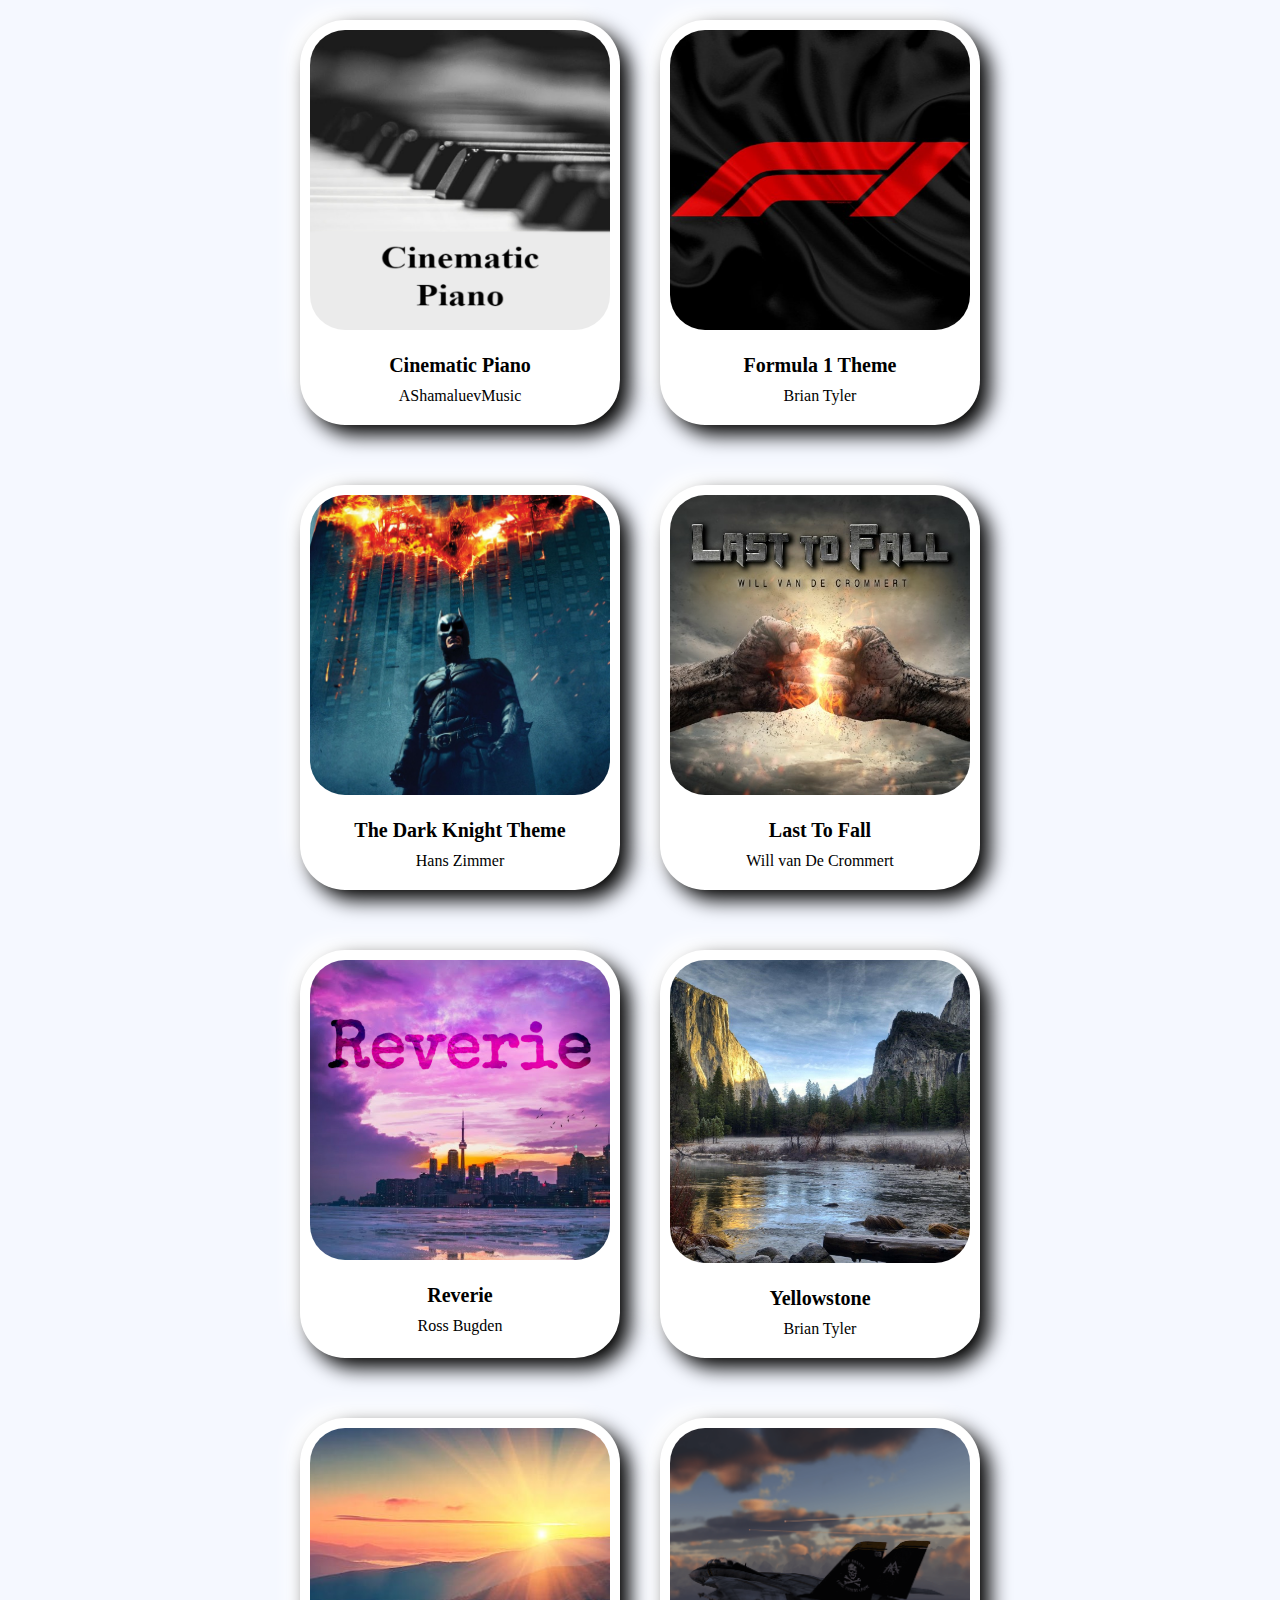
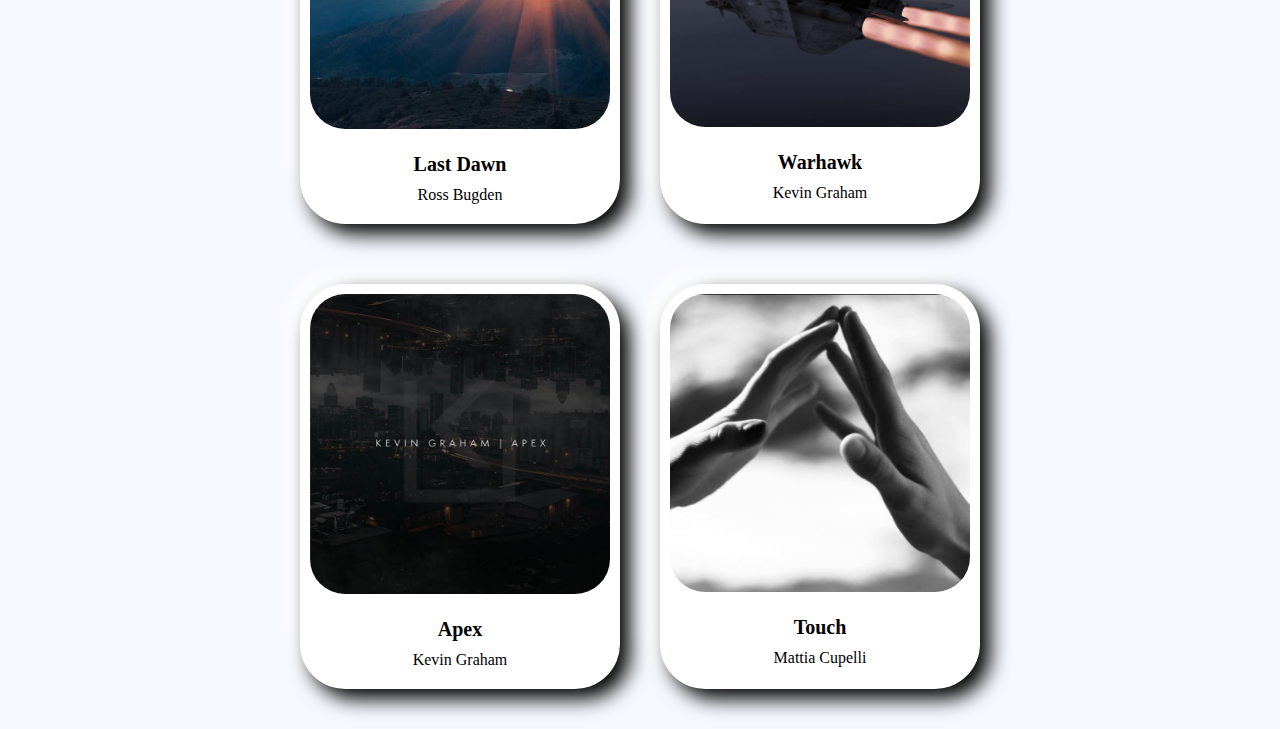
<file: index.html>
<!DOCTYPE html>
<html lang="en">
<head>
    <meta charset="UTF-8">
    <meta name="viewport" content="width=device-width, initial-scale=1.0">
    <title>Instrumentals</title>
    <link rel="stylesheet" href="../">
    <link rel="icon" type="image/x-icon" href="icons/favicon_home.png">
    <link href="https://db.onlinewebfonts.com/c/2ec3ff0d589a5e3203c12ad898857451?family=GT+Haptik+Regular" rel="stylesheet" type="text/css"/>
    <link rel="stylesheet" href="CSS/index.css">
</head>
<body>
    <div id="song-container" class="card-container">
    </div>
    
    <script src="JavaScript/index_card.js"></script>
</body>
</html>
</file>
<file: CSS/index.css>
.audio-image {
    max-width: 100%;
    border-radius: 35px;
    margin-top: -10px;
}

.audio-title {
    font-size: 20px;
    font-weight: bold;
}

.artist-name {
    margin-top: -10px;
    margin-bottom: 0px;
}

.audio-link {
    margin-top: 10px;
    cursor: pointer;
    text-decoration: none;
    color: black;
    text-align: center;
}

body {
    background-color: #f5f8ff;
    font-family: "GT Haptik Regular";
    height: 100vh;
    margin: 0;
    display: flex;
    flex-direction: column;
    align-items: center;
}

.card {
    background-color: white;
    width: 300px;
    padding: 10px;
    padding-bottom: 20px;
    border-radius: 45px;
    margin: 20px;
    display: flex;
    flex-direction: column;
    align-items: center;
    box-shadow: #000 10px 10px 20px,
    #ffffff -10px -10px 20px;
    transition: 0.2s;
}

.card:active {
    box-shadow: #000 4px 4px 8px,
    #ffffff -4px -4px 8px;
}

.song-row {
    display: flex;
    justify-content: space-between;
    margin-bottom: 20px;
}

@media (max-width: 720px) {
    .song-row {
        flex-direction: column;
        margin-bottom: 20px;
    }
}
</file>
